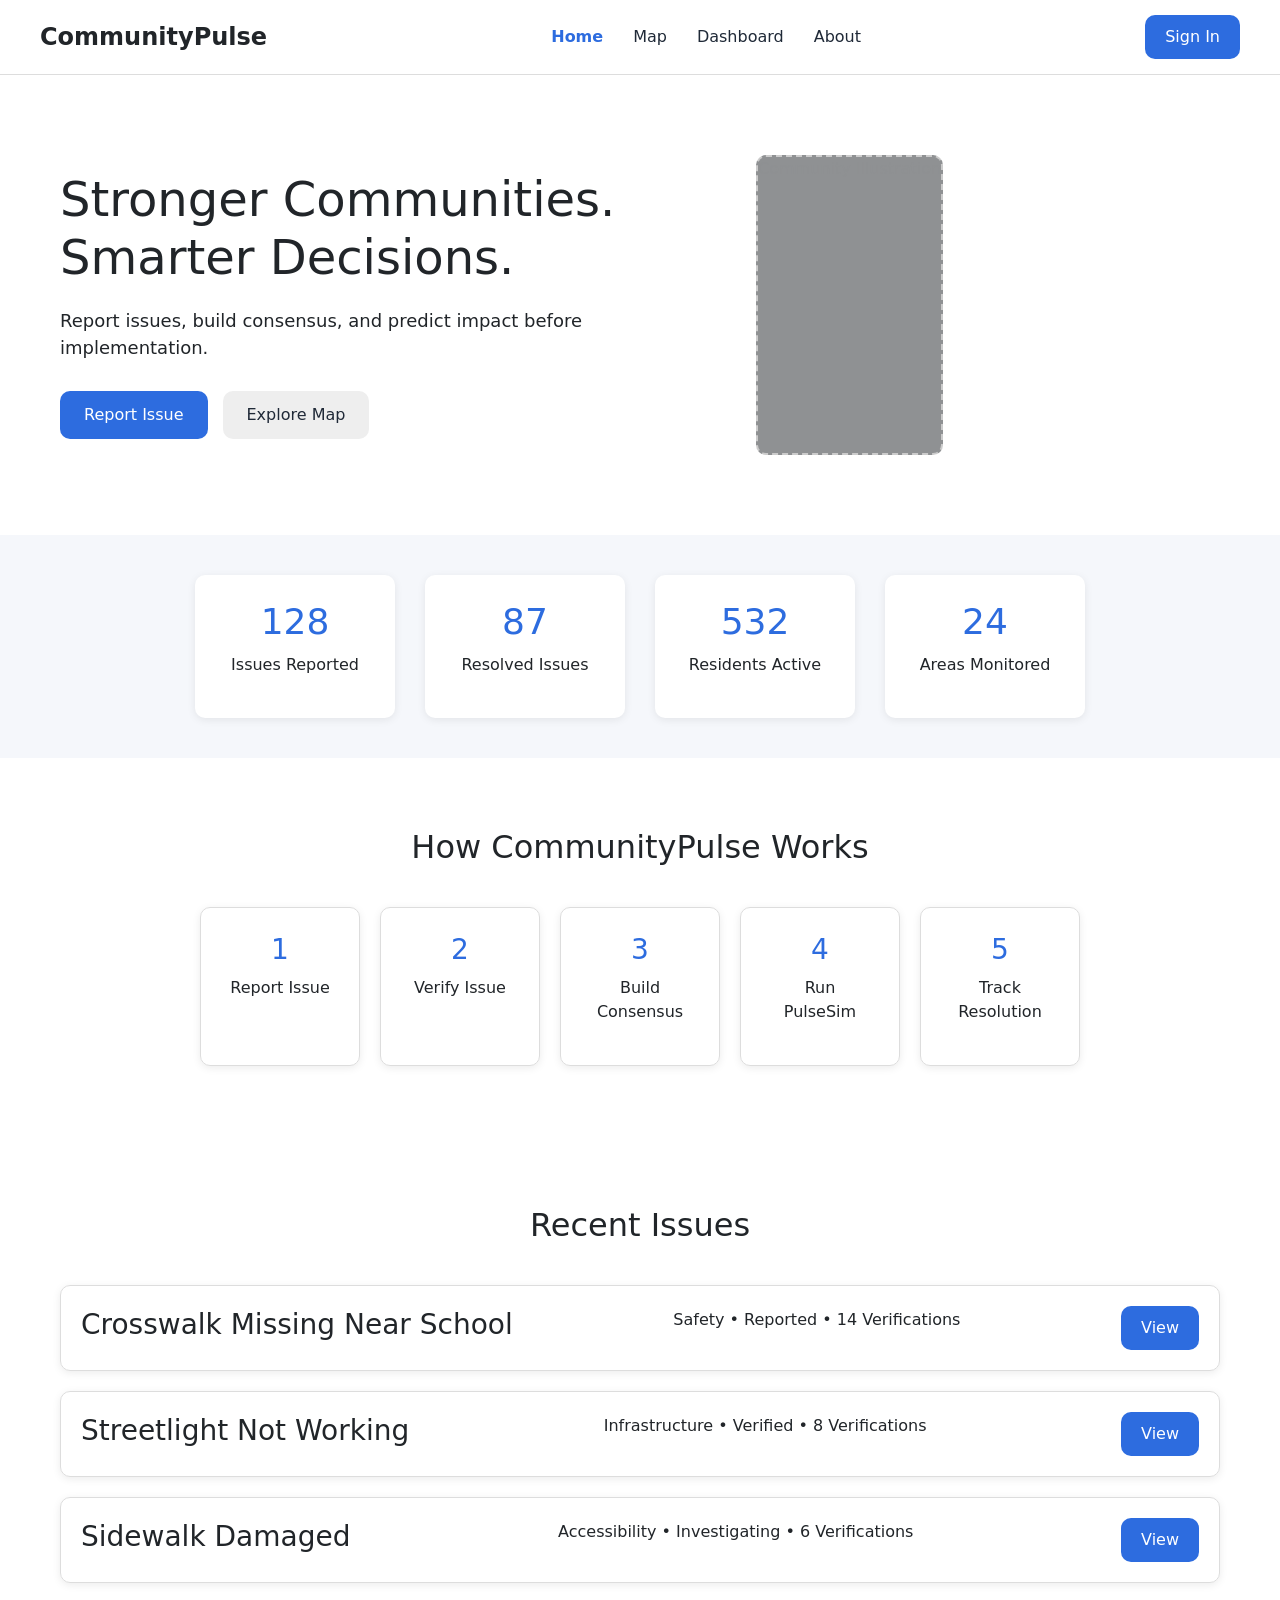
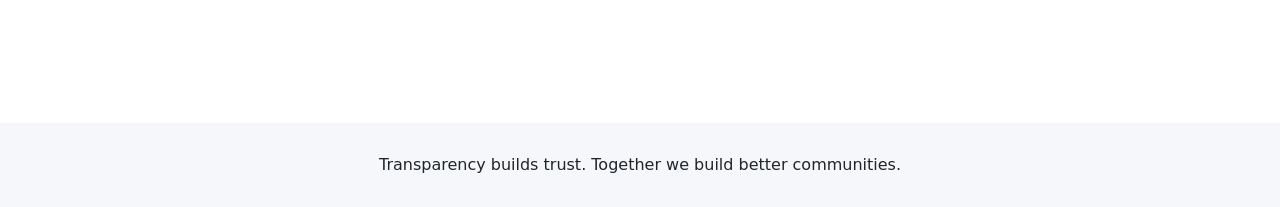
<file: index.html>
<!DOCTYPE html>
<html lang="en">

<head>
    <meta charset="UTF-8">
    <meta name="viewport" content="width=device-width, initial-scale=1.0">
    <title>CommunityPulse</title>
    <link rel="stylesheet" href="css/style.css">
    <link href="https://cdn.jsdelivr.net/npm/bootstrap@5.3.8/dist/css/bootstrap.min.css" rel="stylesheet">
</head>

<body>

    <nav>
        <div class="logo">
    CommunityPulse
</div>

    <ul class="nav-links">
    <li><a href="index.html" class="active">Home</a></li>
    <li><a href="map.html">Map</a></li>
    <li><a href="dashboard.html">Dashboard</a></li>
    <li><a href="about.html">About</a></li>
</ul>

        <button class="signin-btn">
            Sign In
        </button>
    </nav>
<section class="hero">

    <div class="hero-text">
        <h1>Stronger Communities.<br>Smarter Decisions.</h1>

        <p>
            Report issues, build consensus, and predict impact
            before implementation.
        </p>

<div class="hero-buttons">
    <button class="report-btn">Report Issue</button>

    <a href="map.html" class="map-btn">
        Explore Map
    </a>
</div>
    </div>

    <div class="hero-image">
        <div class="placeholder">
            Community Illustration
        </div>
    </div>

</section>
<section class="stats">

    <div class="stat-card">
        <h2>128</h2>
        <p>Issues Reported</p>
    </div>

    <div class="stat-card">
        <h2>87</h2>
        <p>Resolved Issues</p>
    </div>

    <div class="stat-card">
        <h2>532</h2>
        <p>Residents Active</p>
    </div>

    <div class="stat-card">
        <h2>24</h2>
        <p>Areas Monitored</p>
    </div>

</section>
<section class="how-it-works">

    <h2>How CommunityPulse Works</h2>

    <div class="steps">

        <div class="step">
            <h3>1</h3>
            <p>Report Issue</p>
        </div>

        <div class="step">
            <h3>2</h3>
            <p>Verify Issue</p>
        </div>

        <div class="step">
            <h3>3</h3>
            <p>Build Consensus</p>
        </div>

        <div class="step">
            <h3>4</h3>
            <p>Run PulseSim</p>
        </div>

        <div class="step">
            <h3>5</h3>
            <p>Track Resolution</p>
        </div>

    </div>

</section>
<section class="recent-issues">

    <h2>Recent Issues</h2>

    <div class="issue-card">
        <h3>Crosswalk Missing Near School</h3>
        <p>Safety • Reported • 14 Verifications</p>
        <button>View</button>
    </div>

    <div class="issue-card">
        <h3>Streetlight Not Working</h3>
        <p>Infrastructure • Verified • 8 Verifications</p>
        <button>View</button>
    </div>

    <div class="issue-card">
        <h3>Sidewalk Damaged</h3>
        <p>Accessibility • Investigating • 6 Verifications</p>
        <button>View</button>
    </div>

</section>
<footer class="footer">

    <p>

        Transparency builds trust. Together we build better communities.

    </p>

</footer>
    <script src="js/script.js"></script>
<script src="https://cdn.jsdelivr.net/npm/bootstrap@5.3.8/dist/js/bootstrap.bundle.min.js"></script>
</body>

</html>
</file>
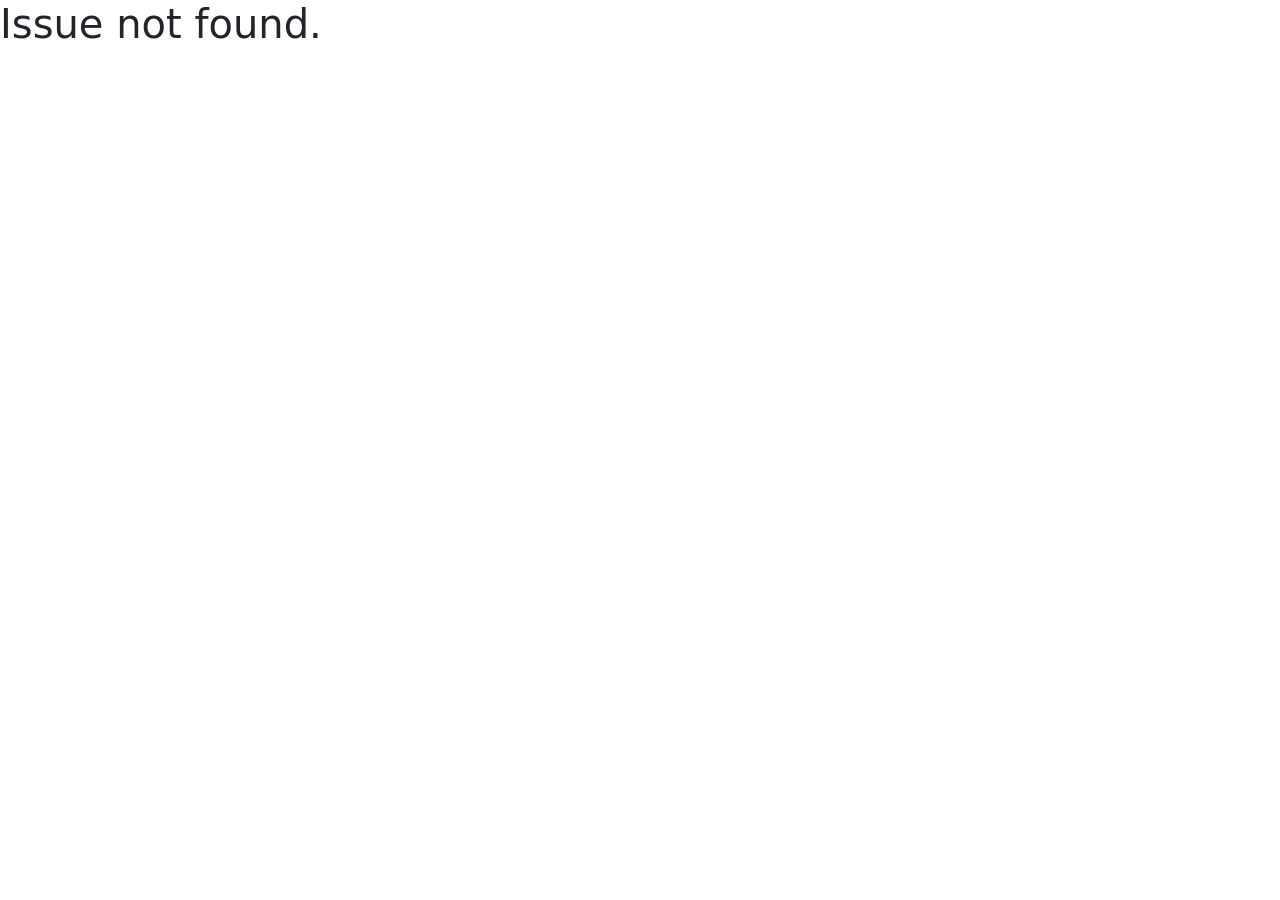
<file: issues.html>
<!DOCTYPE html>
<html lang="en">

<head>

    <meta charset="UTF-8">

    <meta name="viewport" content="width=device-width, initial-scale=1.0">

    <title>CommunityPulse | Issue Details</title>

<link rel="stylesheet" href="css/style.css">
<link href="https://cdn.jsdelivr.net/npm/bootstrap@5.3.8/dist/css/bootstrap.min.css" rel="stylesheet">
</head>

<body>

    <nav>

        <div class="logo">CommunityPulse</div>

      <ul class="nav-links">
    <li><a href="index.html">Home</a></li>
    <li><a href="map.html" class="active">Map</a></li>
    <li><a href="dashboard.html">Dashboard</a></li>
    <li><a href="about.html">About</a></li>
</ul>

        <button class="signin-btn">

            Sign In

        </button>

    </nav>

    <!-- Everything else goes here -->
<section class="breadcrumb">

    <a href="index.html">Home</a>

    >

    <a href="map.html">Map</a>

    >

    <span>Issue Details</span>

</section>
<section class="issue-header">

    <h1 id="issue-title">🚸 Missing Crosswalk Near School</h1>

    <p id="issue-meta">

        📍 Harmony Hills High School

        • Safety

        • Verified

        • Reported 7 days ago

    </p>

</section>
<section class="issue-overview">

    <div class="issue-photo">

        <div class="placeholder">

            📷 Community Photo

        </div>

    </div>

    <div class="issue-summary">

        <h2>Issue Summary</h2>

        <p><strong>Verification:</strong> 78%</p>
<p><strong>Reports:</strong> <span id="issue-reports"></span></p>

<p><strong>Verifications:</strong> <span id="issue-verifications"></span></p>

<p><strong>Status:</strong> <span id="issue-status"></span></p>

        <button class="report-btn">

            Verify Issue

        </button>

    </div>

</section>
<section class="priority-card">

    <h2>Issue Priority Score</h2>

    <div class="priority-score">

  <h1 id="priority-score"></h1>

<span class="priority-label" id="priority-label"></span>

    </div>

    <div class="priority-breakdown">

    <p><strong>Severity:</strong> <span id="severity-breakdown"></span></p>

<p><strong>Reports:</strong> <span id="reports-breakdown"></span></p>

<p><strong>Verifications:</strong> <span id="verifications-breakdown"></span></p>

<p><strong>Issue Age:</strong> <span id="age-breakdown"></span></p>

<hr>

<p><strong>Total Score:</strong> <span id="total-score"></span></p>

    </div>

</section>
<section class="issue-description">

    <h2>Description</h2>

    <p id="issue-description"></p>

</section>
<section class="status-timeline">

    <h2>Status Timeline</h2>

   <div class="timeline" id="timeline"></div>
</section>
<section class="comments-section">

    <h2>Community Comments</h2>

   <div id="comments-container"></div>

    <button class="report-btn">
        Add Comment
    </button>

</section>

<section class="solutions-section">

    <h2>Proposed Solutions</h2>

 <div id="solutions-container"></div>

<button class="report-btn">
    Propose New Solution
</button>

</section>

<section class="next-step">
    <div class="container">
        <h2>Ready to Help Decide?</h2>
        <p>
            Review the community's proposed solutions and cast your vote to
            help build consensus.
        </p>

        <a href="consensus.html" class="primary-btn">
            Continue to Consensus →
        </a>
    </div>
</section>
 <footer class="footer">

    <p>

        Transparency builds trust. Together we build better communities.

    </p>

</footer>

<script src="js/issues.js"></script>
<script src="js/issue-details.js"></script>
<script src="https://cdn.jsdelivr.net/npm/bootstrap@5.3.8/dist/js/bootstrap.bundle.min.js"></script>

</body>

</html>
</file>
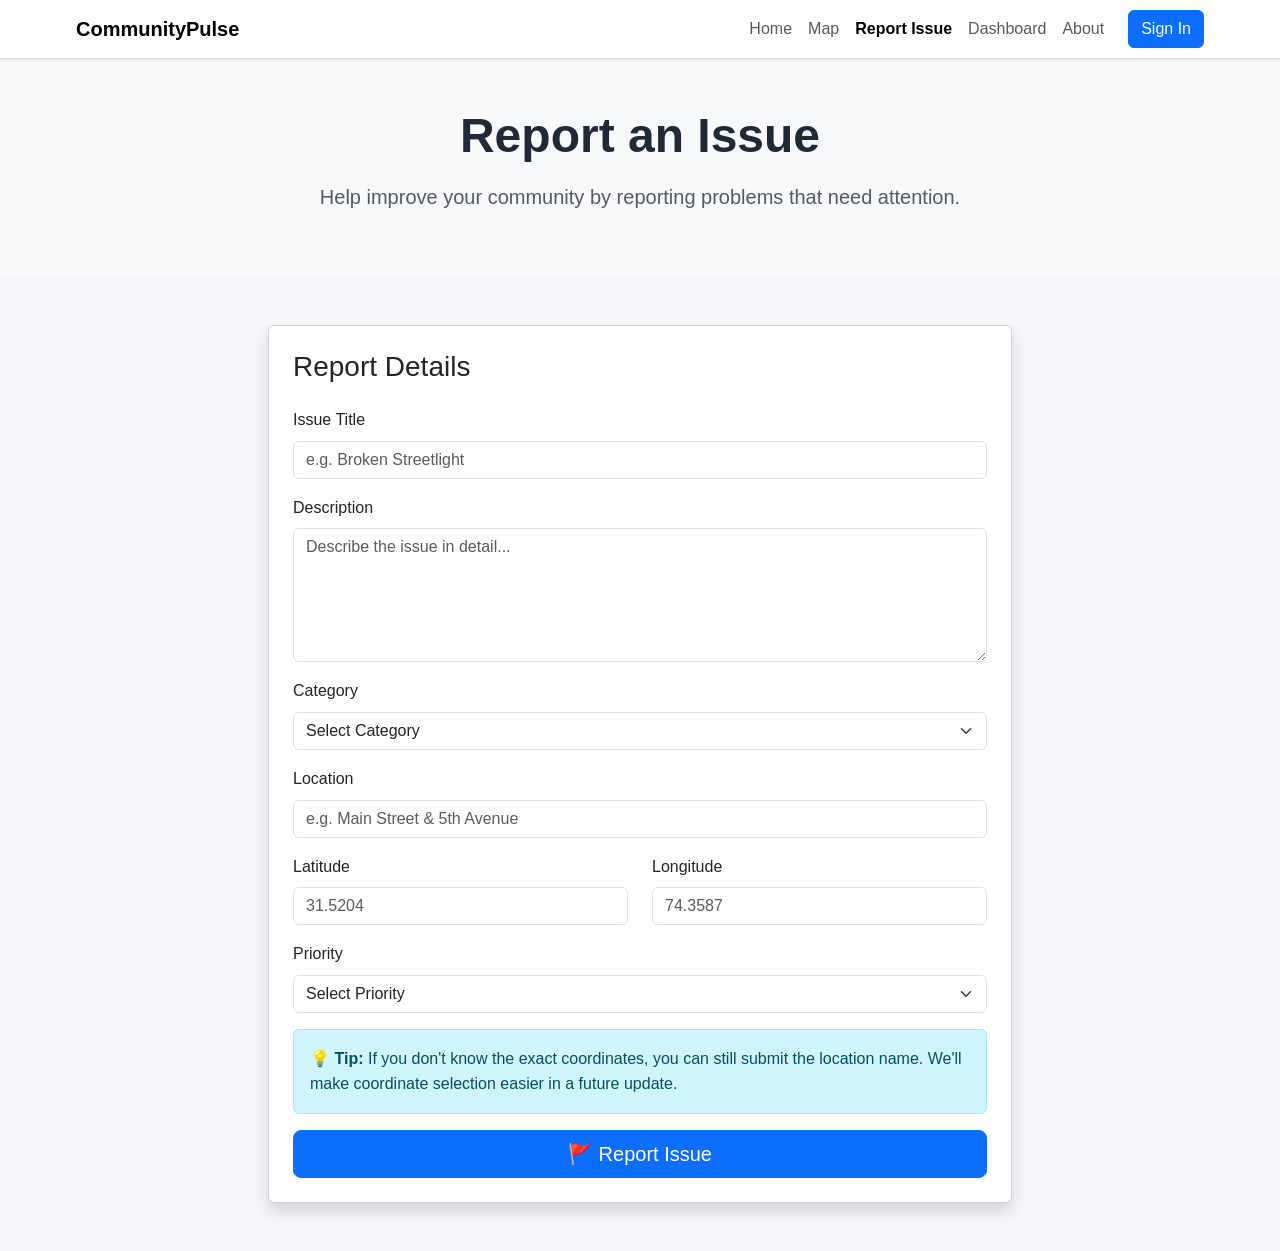
<file: report.html>
<!DOCTYPE html>
<html lang="en">

<head>
    <meta charset="UTF-8">
    <meta name="viewport" content="width=device-width, initial-scale=1.0">

    <title>Report Issue | CommunityPulse</title>

    <!-- Bootstrap CSS -->
    <link href="https://cdn.jsdelivr.net/npm/bootstrap@5.3.8/dist/css/bootstrap.min.css" rel="stylesheet">

    <!-- Your CSS -->
    <link rel="stylesheet" href="css/style.css">
</head>

<body>
<nav class="navbar navbar-expand-lg navbar-light bg-white shadow-sm">
    <div class="container">

        <a class="navbar-brand fw-bold" href="index.html">
            CommunityPulse
        </a>

        <button class="navbar-toggler"
                type="button"
                data-bs-toggle="collapse"
                data-bs-target="#navbarNav">

            <span class="navbar-toggler-icon"></span>

        </button>

        <div class="collapse navbar-collapse" id="navbarNav">

            <ul class="navbar-nav ms-auto">

                <li class="nav-item">
                    <a class="nav-link" href="index.html">
                        Home
                    </a>
                </li>

                <li class="nav-item">
                    <a class="nav-link" href="map.html">
                        Map
                    </a>
                </li>

                <li class="nav-item">
                    <a class="nav-link active fw-bold" href="report.html">
                        Report Issue
                    </a>
                </li>

                <li class="nav-item">
                    <a class="nav-link" href="dashboard.html">
                        Dashboard
                    </a>
                </li>

                <li class="nav-item">
                    <a class="nav-link" href="about.html">
                        About
                    </a>
                </li>

            </ul>

            <a href="#" class="btn btn-primary ms-3">
                Sign In
            </a>

        </div>

    </div>
</nav>
<section class="py-5 text-center bg-light">

    <div class="container">

        <h1 class="display-5 fw-bold">
            Report an Issue
        </h1>

        <p class="lead text-muted mt-3">
            Help improve your community by reporting problems that need attention.
        </p>

    </div>

</section>
<section class="container my-5">

    <div class="row justify-content-center">

        <div class="col-lg-8">

            <div class="card shadow">

                <div class="card-body p-4">

                    <h3 class="mb-4">
                        Report Details
                    </h3>

                   <form id="reportForm">

    <!-- Issue Title -->

    <div class="mb-3">

        <label for="title" class="form-label">
            Issue Title
        </label>

        <input
            type="text"
            class="form-control"
            id="title"
            placeholder="e.g. Broken Streetlight">

    </div>

    <!-- Description -->

    <div class="mb-3">

        <label for="description" class="form-label">
            Description
        </label>

        <textarea
            class="form-control"
            id="description"
            rows="5"
            placeholder="Describe the issue in detail..."></textarea>

    </div>
    <div class="mb-3">
    <label for="category" class="form-label">
        Category
    </label>

    <select class="form-select" id="category">
        <option selected disabled>Select Category</option>
        <option>Safety</option>
        <option>Infrastructure</option>
        <option>Environment</option>
        <option>Accessibility</option>
    </select>
</div>
<div class="mb-3">
    <label for="location" class="form-label">
        Location
    </label>

    <input
        type="text"
        class="form-control"
        id="location"
        placeholder="e.g. Main Street & 5th Avenue">
</div>
<div class="row">

    <div class="col-md-6 mb-3">

        <label for="latitude" class="form-label">
            Latitude
        </label>

      <input
    type="number"
    class="form-control"
    id="latitude"
    step="any"
    placeholder="31.5204">

    </div>

    <div class="col-md-6 mb-3">

        <label for="longitude" class="form-label">
            Longitude
        </label>

        <input
    type="number"
    class="form-control"
    id="longitude"
    step="any"
    placeholder="74.3587">

    </div>

</div>
<div class="mb-3">
    <label for="priority" class="form-label">
        Priority
    </label>

    <select class="form-select" id="priority">
        <option selected disabled>Select Priority</option>
        <option>Low</option>
        <option>Medium</option>
        <option>High</option>
        <option>Critical</option>
    </select>
</div>
<div class="alert alert-info" role="alert">
    <strong>💡 Tip:</strong> If you don't know the exact coordinates, you can still submit the location name. We'll make coordinate selection easier in a future update.
</div>
<div class="d-grid">
    <button type="submit" class="btn btn-primary btn-lg">
        🚩 Report Issue
    </button>
</div>

<form>

                </div>

            </div>

        </div>

    </div>

</section>
<script src="js/report.js"></script>
<script src="https://cdn.jsdelivr.net/npm/bootstrap@5.3.8/dist/js/bootstrap.bundle.min.js"></script>


</body>

</html>
</file>
<file: css/style.css>
:root {
    --primary-color: #2d6cdf;
    --primary-hover: #1f57bb;
    --background: #ffffff;
    --section-bg: #f5f7fb;
    --card-bg: #ffffff;
    --text-dark: #1f2937;
    --text-light: #6b7280;
    --border: #dddddd;
    --shadow: 0 2px 8px rgba(0,0,0,0.08);
    --radius: 10px;
}
body {
    margin: 0;
    font-family: Arial, sans-serif;
    background: var(--background);
    color: var(--text-dark);
    line-height: 1.6;
}

nav {
    display: flex;
    justify-content: space-between;
    align-items: center;
    padding: 15px 40px;
    border-bottom: 1px solid var(--border);
    background: var(--card-bg);
    position: sticky;
    top: 0;
    z-index: 1000;
}

.logo {
    font-size: 24px;
    font-weight: bold;
}

.nav-links {
    display: flex;
    list-style: none;
    gap: 30px;
    margin: 0;
    padding: 0;
}

.nav-links a {
    text-decoration: none;
    color: var(--text-dark);
    font-weight: 500;
    transition: 0.3s;
}

.nav-links a:hover {
    color: var(--primary-color);
}

.nav-links a.active {
    color: var(--primary-color);
    font-weight: bold;
}

.signin-btn {
    padding: 10px 20px;
    border: none;
    background-color: var(--primary-color);
    color: white;
    border-radius: var(--radius);
    cursor: pointer;
    transition: 0.3s;
}

.signin-btn:hover {
    background: var(--primary-hover);
}
.hero {
    display: flex;
    justify-content: space-between;
    align-items: center;
    gap: 50px;
    padding: 80px 60px;
}

.hero-text {
    width: 50%;
}

.hero-text h1 {
    font-size: 48px;
    margin-bottom: 20px;
}

.hero-text p {
    font-size: 18px;
    margin-bottom: 30px;
}

.hero-buttons {
    display: flex;
    gap: 15px;
}

.report-btn,
.map-btn {
    display: inline-block;
    padding: 12px 24px;
    border: none;
    border-radius: var(--radius);
    cursor: pointer;
    text-decoration: none;
    text-align: center;
}

.report-btn {
    background-color: var(--primary-color);
    color: white;
    transition: 0.3s;
}

.report-btn:hover {
    background: var(--primary-hover);
}

.map-btn {
    background-color: #eeeeee;
    color: var(--text-dark);
    transition: 0.3s;
}

.map-btn:hover {
    background-color: #dddddd;
}

.hero-image {
    width: 40%;
}

.placeholder {
    height: 300px;

    display: flex;
    justify-content: center;
    align-items: center;

    border: 2px dashed #999;
    border-radius: var(--radius);
}
.stats {
    display: flex;
    justify-content: center;
    gap: 30px;

    padding: 40px 60px;

    background: var(--section-bg);
}

.stat-card {
    width: 200px;
    text-align: center;
    padding: 25px;

    background: var(--card-bg);

    border-radius: var(--radius);

    box-shadow: var(--shadow);
}

.stat-card h2 {
    margin: 0;
    color: var(--primary-color);
    font-size: 36px;
}

.stat-card p {
    margin-top: 10px;
}
.how-it-works {
    text-align: center;
    padding: 70px 60px;
}

.how-it-works h2 {
    margin-bottom: 40px;
}

.steps {
    display: flex;
    justify-content: center;
    gap: 20px;
    flex-wrap: wrap;
}

.step {
    width: 160px;
    padding: 25px;

   border: 1px solid var(--border);
   border-radius: var(--radius);

   box-shadow: var(--shadow);
}

.step h3 {
   color: var(--primary-color);
    font-size: 28px;
    margin-bottom: 10px;
}
.recent-issues {
    padding: 70px 60px;
}

.recent-issues h2 {
    text-align: center;
    margin-bottom: 40px;
}

.issue-card {
    display: flex;
    justify-content: space-between;
    align-items: center;

    padding: 20px;
    margin-bottom: 20px;

   border-radius: var(--radius);
   border: 1px solid var(--border);

    box-shadow: var(--shadow);
    transition: 0.3s;
}
.issue-card:hover {
    transform: translateY(-3px);
}

.issue-card h3 {
    margin: 0 0 5px 0;
}

.issue-card button {
    padding: 10px 20px;
    border: none;
    border-radius: var(--radius);
    background-color: var(--primary-color);
    color: white;
    cursor: pointer;
    transition: 0.3s;
}

.issue-card button:hover {
    background: var(--primary-hover);
}
.footer {
    text-align: center;
    padding: 30px;

   background: var(--section-bg);
    margin-top: 50px;
}

.footer p {
    margin: 0;
}
/* ==========================================
   MAP PAGE
========================================== */

.map-header {
    text-align: center;
    padding: 60px;
}

.map-header h1 {
    font-size: 42px;
    margin-bottom: 10px;
}

.map-header p {
    max-width: 700px;
    margin: auto;
    color: var(--text-light);
}

.map-layout {
    display: flex;
    gap: 30px;
    padding:0 60px 60px;
}

/* LEFT PANEL */

.filters {
    width: 280px;
    background: var(--card-bg);
    padding: 25px;
    border-radius: var(--radius);
    box-shadow: var(--shadow);
}

.filters h2 {
    margin-top: 0;
}

.filters h3 {
    margin-top: 25px;
    margin-bottom: 10px;
}

.filters label {
    display: block;
    margin: 10px 0;
}

.filters input[type="text"] {
    width: 100%;
    padding: 10px;
    margin-top: 8px;
    border: 1px solid var(--border);
    border-radius: var(--radius);
    box-sizing: border-box;
}

.apply-btn {
    width: 100%;
    margin-top: 25px;
    padding: 12px;
    border: none;
    border-radius: var(--radius);
    background: var(--primary-color);
    color: white;
    cursor: pointer;
    transition: 0.3s;
}

.apply-btn:hover {
    background: var(--primary-hover);
}

/* RIGHT PANEL */

.map-area {
    flex: 1;
}

#map {
    height: 700px;
    width: 100%;
    border-radius: var(--radius);
    overflow: hidden;
    box-shadow: var(--shadow);
}


.pin:hover{

    transform:scale(1.4);

}

.safety{

    background:#ef4444;

    top:130px;

    left:310px;

}

.infrastructure{

    background:#3b82f6;

    top:320px;

    left:620px;

}

.environment{

    background:#22c55e;

    top:60px;

    right:100px;

}

.accessibility{

    background:#8b5cf6;

    bottom:120px;

    right:180px;

}

/* ISSUE CARD */

.issue-preview {
    margin:0 60px 60px;
    padding: 25px;

    background: var(--card-bg);

    border-radius: var(--radius);

    box-shadow: var(--shadow);
}

.issue-preview h2 {
    margin-top: 0;
}

.issue-preview button {
    margin-top: 20px;
    padding: 12px 24px;

    border: none;

    border-radius: var(--radius);

    background: var(--primary-color);

    color: white;

    cursor: pointer;

    transition: 0.3s;
}

.issue-preview button:hover {
    background: var(--primary-hover);
}

/* FLOATING BUTTON */

.floating-report{
    position: fixed;

    bottom: 30px;
    right: 30px;

    padding: 15px 25px;

    background: var(--primary-color);
    color: white;

    border: none;
    border-radius: 50px;

    cursor: pointer;

    box-shadow: var(--shadow);

    z-index: 2000;
}

.floating-report:hover {
    background: var(--primary-hover);
}
.container {
    width: 90%;
    max-width: 1200px;
    margin: auto;
}
/* ===== Issue Details Page ===== */

.breadcrumb {
    padding: 20px 60px 10px;
    font-size: 15px;
}

.breadcrumb a {
    color: var(--primary-color);
    text-decoration: none;
}

.breadcrumb a:hover {
    text-decoration: underline;
}
.issue-header {
    padding: 20px 60px 50px;
}

.issue-header h1 {
    font-size: 42px;
    margin-bottom: 10px;
}

.issue-header p {
    font-size: 18px;
    color: var(--text-light);
}
.issue-overview {
    display: flex;
    gap: 30px;
    padding: 0 60px 60px;
    align-items: stretch;
}

.issue-photo,
.issue-summary {
    background: var(--card-bg);
    border-radius: var(--radius);
    box-shadow: var(--shadow);
    padding: 25px;
}

.issue-photo {
    flex: 1;
}

.issue-photo .placeholder {
    height: 280px;
    border: 2px dashed var(--border);
    border-radius: var(--radius);
    display: flex;
    justify-content: center;
    align-items: center;
    font-size: 22px;
    color: var(--text-light);
}

.issue-summary {
    flex: 1;
}

.issue-summary h2 {
    margin-top: 0;
    color: var(--primary-color);
}

.issue-summary p {
    margin: 12px 0;
}
.priority-card{
    margin: 0 60px 60px;
    padding: 30px;
    background: var(--card-bg);
    border-radius: var(--radius);
    box-shadow: var(--shadow);
}

.priority-card h2{
    margin-top:0;
    color: var(--primary-color);
}

.priority-score{
    text-align:center;
    margin:0 60px 60px;
}

.priority-score h1{
    font-size:64px;
    margin:0;
    color:#d62828;
}

.priority-label{
    display:inline-block;
    margin-top:10px;
    padding:8px 18px;
    background:#ffe5e5;
    color:#d62828;
    border-radius:30px;
    font-weight:bold;
}

.priority-breakdown p{
    margin:12px 0;
    font-size:17px;
}
.issue-description{
    margin:0 60px 60px;
    padding:30px;
    background:var(--card-bg);
    border-radius:var(--radius);
    box-shadow:var(--shadow);
}

.issue-description h2{
    margin-top:0;
    color:var(--primary-color);
}

.issue-description p{
    font-size:17px;
    line-height:1.8;
    color:var(--text-dark);
}
/* ===== Status Timeline ===== */

.status-timeline{
    margin:0 60px 60px;
    padding:30px;
    background:var(--card-bg);
    border-radius:var(--radius);
    box-shadow:var(--shadow);
}

.status-timeline h2{
    margin-top:0;
    color:var(--primary-color);
}

.timeline{
    display:flex;
    justify-content:space-between;
    align-items:center;
    margin-top:40px;
}

.timeline-step{
    flex:1;
    text-align:center;
    position:relative;
}

.timeline-step:not(:last-child)::after{
    content:"";
    position:absolute;
    top:15px;
    left:55%;
    width:90%;
    height:4px;
    background:#d9d9d9;
    z-index:0;
}

.circle{
    width:30px;
    height:30px;
    border-radius:50%;
    background:#d9d9d9;
    margin:0 auto 12px;
    position:relative;
    z-index:1;
}

.timeline-step.active .circle{
    background:var(--primary-color);
}

.timeline-step p{
    margin:0;
    font-weight:500;
}
/* ===== Community Comments ===== */

.comments-section{
    margin:0 60px 60px;
    padding:30px;
    background:var(--card-bg);
    border-radius:var(--radius);
    box-shadow:var(--shadow);
}

.comments-section h2{
    margin-top:0;
    color:var(--primary-color);
}

.comment-card{
    padding:18px;
    margin:20px 0;
    border-left:5px solid var(--primary-color);
    background:var(--section-bg);
    border-radius:8px;
}

.comment-card p{
    margin:0 0 10px;
    font-size:16px;
}

.comment-card span{
    color:var(--text-light);
    font-size:14px;
}
/* ===== Proposed Solutions ===== */

.solutions-section{
    margin:0 60px 60px;
    padding:30px;
    background:var(--card-bg);
    border-radius:var(--radius);
    box-shadow:var(--shadow);
}

.solutions-section h2{
    margin-top:0;
    color:var(--primary-color);
}

.solution-option{
    display:flex;
    align-items:center;
    gap:12px;
    padding:15px;
    margin:15px 0;
    background:var(--section-bg);
    border-radius:8px;
    transition:0.3s;
}

.solution-option:hover{
    background:#e9f1ff;
}

.solution-option label{
    cursor:pointer;
    font-size:16px;
}
/* ===== Consistent Section Cards ===== */

.issue-overview,
.priority-score,
.description,
.status-timeline,
.comments-section,
.solutions-section,
.next-step{
    background:var(--card-bg);
    border-radius:var(--radius);
    box-shadow:var(--shadow);
    padding:30px;
}
/* ===== Continue to Consensus ===== */

.next-step{
    margin:0 60px 60px;
    padding:40px;
    text-align:center;

    background:var(--card-bg);
    border-radius:var(--radius);
    box-shadow:var(--shadow);
}

.next-step h2{
    margin-top:0;
    color:var(--primary-color);
}

.next-step p{
    color:var(--text-light);
    margin-bottom:25px;
}
/* =========================
   Next Step Section
========================= */

.next-step {
    padding: 60px 20px;
    text-align: center;
    background: var(--section-bg);
}

.next-step h2 {
    margin-bottom: 15px;
}

.next-step p {
    max-width: 650px;
    margin: 0 auto 30px;
    color: var(--text-light);
}

.next-step .primary-btn {
    display: inline-block;
}
body {
  font-family: Arial;
  margin: 0;
  background: #f5f7fb;
}
.report-header {
  text-align: center;
  padding: 40px 20px;
}
.report-card {
  max-width: 800px;
  margin: auto;
  background: white;
  padding: 30px;
  border-radius: 12px;
  box-shadow: 0 5px 20px rgba(0,0,0,0.1);
}
.form-group {
  margin-bottom: 15px;
}

label {
  display: block;
  margin-bottom: 5px;
}
input, textarea, select {
  width: 100%;
  padding: 10px;
  border: 1px solid #ccc;
  border-radius: 6px;
}
.form-row {
  display: flex;
  gap: 10px;
}

.form-row .form-group {
  flex: 1;
}
.submit-btn {
  width: 100%;
  padding: 12px;
  background: #2d6cdf;
  color: white;
  border: none;
  border-radius: 8px;
  cursor: pointer;
}

.submit-btn:hover {
  background: #1f4fb8;
}
.info-box {
  background: #eef4ff;
  padding: 10px;
  border-left: 4px solid #2d6cdf;
  margin: 15px 0;
}
@media (max-width: 600px) {
  .form-row {
    flex-direction: column;
  }
}
</file>
